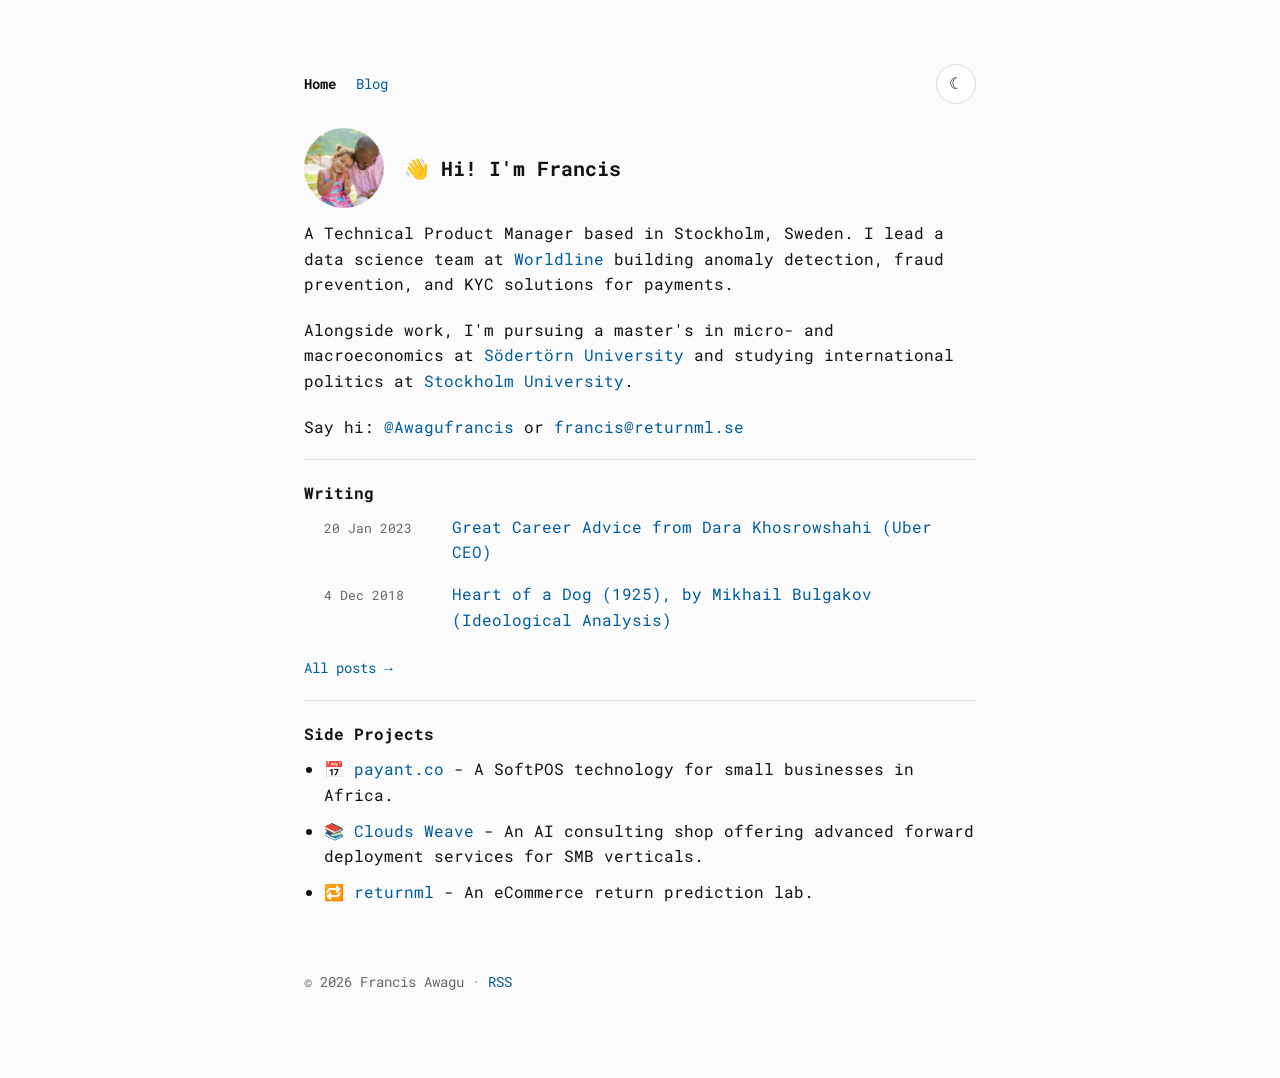
<file: index.html>
<!DOCTYPE html>
<html lang="en">
<head>
    <meta charset="UTF-8">
    <meta name="viewport" content="width=device-width, initial-scale=1">
    <meta name="color-scheme" content="light dark">
    <meta name="author" content="Francis Awagu">
    <meta name="description" content="Portfolio and blog of Francis Awagu, Technical Product Manager based in Sweden.">

    <!-- Open Graph / Social sharing -->
    <meta property="og:type" content="website">
    <meta property="og:url" content="https://phrrancis.github.io/francis.github.io/">
    <meta property="og:title" content="Francis Awagu | Technical Product Manager">
    <meta property="og:description" content="Portfolio and blog of Francis Awagu, Technical Product Manager based in Sweden.">
    <meta property="og:image" content="https://phrrancis.github.io/francis.github.io/profile_pic.jpg">
    <meta name="twitter:card" content="summary">
    <meta name="twitter:site" content="@Awagufrancis">
    <meta name="twitter:title" content="Francis Awagu | Technical Product Manager">
    <meta name="twitter:description" content="Portfolio and blog of Francis Awagu, Technical Product Manager based in Sweden.">
    <meta name="twitter:image" content="https://phrrancis.github.io/francis.github.io/profile_pic.jpg">

    <!-- Canonical URL -->
    <link rel="canonical" href="https://phrrancis.github.io/francis.github.io/">
    <link rel="alternate" type="application/rss+xml" title="Francis Awagu's Blog" href="feed.xml">

    <link rel="stylesheet" href="stylesheets/normalise.css" media="screen">
    <link rel="stylesheet" href="stylesheets/stylesheet.css" media="screen">
    <script src="js/theme.js"></script>

    <!-- Google Fonts with preconnect for performance -->
    <link rel="preconnect" href="https://fonts.googleapis.com">
    <link rel="preconnect" href="https://fonts.gstatic.com" crossorigin>
    <link href="https://fonts.googleapis.com/css2?family=Roboto+Mono:wght@400;700&display=swap"
          rel="stylesheet">

    <link rel="icon" href="favicon.svg" type="image/svg+xml">
    <title>Francis Awagu | Technical Product Manager</title>
</head>
<body>
    <a class="skip-link" href="#content">Skip to content</a>

    <div class="main-content">
        <div class="top-bar">
            <nav class="site-nav" aria-label="Site">
                <a href="./" aria-current="page">Home</a>
                <a href="blog/">Blog</a>
            </nav>
            <button class="theme-toggle" type="button" aria-label="Switch to dark mode" aria-pressed="false">
                <span class="icon-moon" aria-hidden="true">☾</span>
                <span class="icon-sun" aria-hidden="true">☀</span>
            </button>
        </div>

        <header>
            <div class="site-header">
                <img src="profile_pic.jpg" alt="Portrait of Francis Awagu" width="80" height="80" loading="eager" class="profile-pic">
                <div class="header-text">
                    <h1>👋 Hi! I'm Francis</h1>
                </div>
            </div>
            <p>
                A Technical Product Manager based in Stockholm, Sweden. I lead a data science team at
                <a href="https://worldline.com/" target="_blank" rel="noopener noreferrer external">Worldline</a>
                building anomaly detection, fraud prevention, and KYC solutions for payments.
            </p>
            <p>
                Alongside work, I'm pursuing a master's in micro- and macroeconomics at
                <a href="https://www.sh.se/english" target="_blank" rel="noopener noreferrer external">Södertörn University</a>
                and studying international politics at
                <a href="https://www.su.se/english/" target="_blank" rel="noopener noreferrer external">Stockholm University</a>.
            </p>
            <p>Say hi:
                <a href="https://twitter.com/Awagufrancis" target="_blank" rel="noopener noreferrer external">@Awagufrancis</a> or
                <a href="mailto:francis@returnml.se">francis@returnml.se</a>
            </p>
        </header>

        <hr>

        <main id="content" tabindex="-1">
            <section aria-labelledby="writing">
                <h2 id="writing">Writing</h2>
                <!-- Keep the newest 3 posts here. Full list lives at /blog/ -->
                <ul class="post-list">
                    <li>
                        <span class="date"><time datetime="2023-01-20">20 Jan 2023</time></span>
                        <a href="blog/2023/great-career-advice-from-dara-khosrowshahi.html">Great Career Advice from Dara Khosrowshahi (Uber CEO)</a>
                    </li>
                    <li>
                        <span class="date"><time datetime="2018-12-04">4 Dec 2018</time></span>
                        <a href="blog/2018/heart-of-a-dog-by-mikhail-bulgakov.html">Heart of a Dog (1925), by Mikhail Bulgakov (Ideological Analysis)</a>
                    </li>
                </ul>
                <a class="read-more" href="blog/">All posts →</a>
            </section>

            <hr>

            <section aria-labelledby="side-projects">
                <h2 id="side-projects">Side Projects</h2>
                <ul>
                    <li>📅 <a href="https://www.payant.co/" target="_blank" rel="noopener noreferrer external">payant.co</a> - A SoftPOS technology for small businesses in Africa.</li>
                    <li>📚 <a href="https://clouds-weave.com/" target="_blank" rel="noopener noreferrer external">Clouds Weave</a> - An AI consulting shop offering advanced forward deployment services for SMB verticals.</li>
                    <li>🔁 <a href="https://www.returnml.com/" target="_blank" rel="noopener noreferrer external">returnml</a> - An eCommerce return prediction lab.</li>
                </ul>
            </section>
        </main>

        <footer>
            <p>© 2026 Francis Awagu · <a href="feed.xml">RSS</a></p>
            <script defer data-domain="francis.github.io" src="https://plausible.io/js/script.js"></script>
        </footer>
    </div>
</body>
</html>
</file>
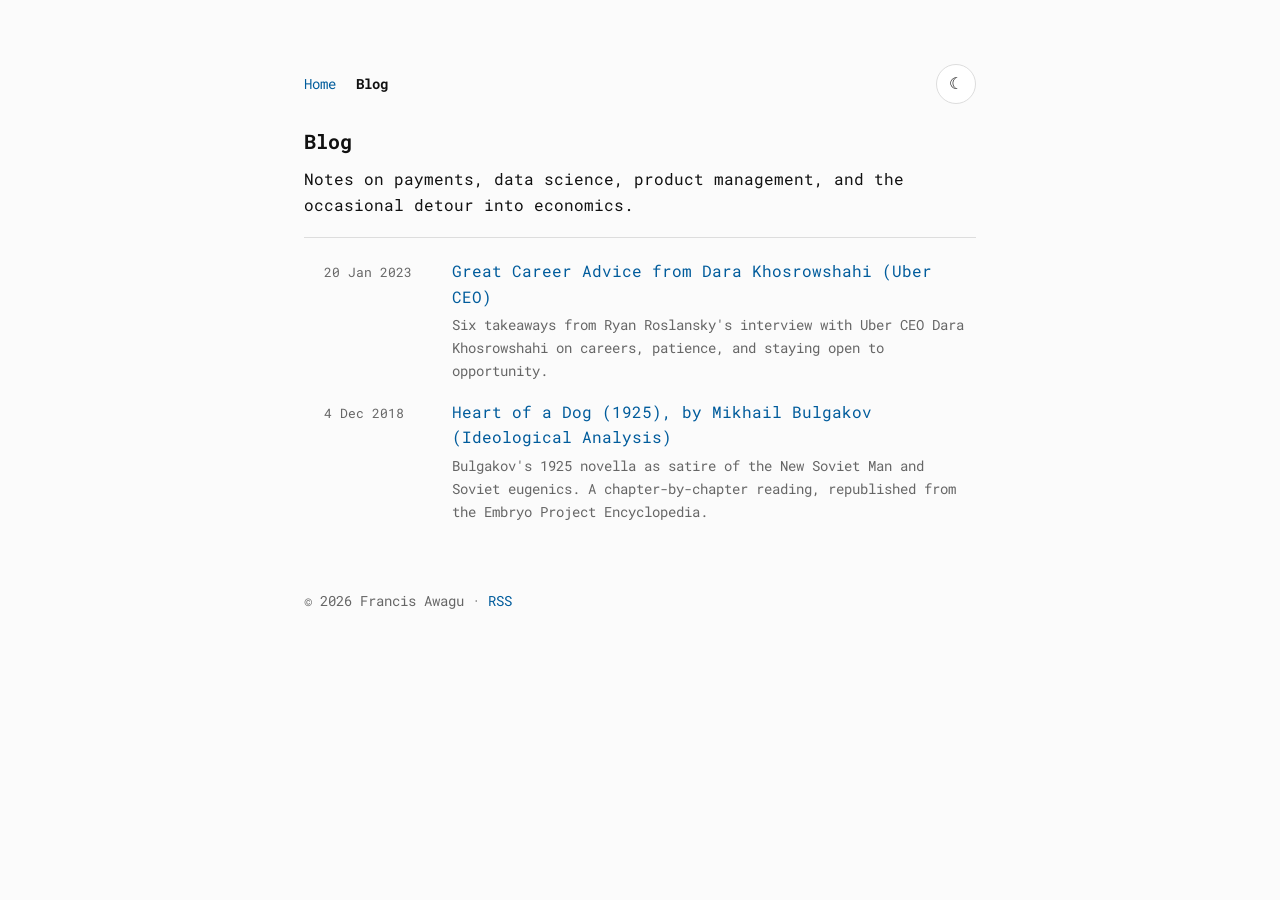
<file: blog/index.html>
<!DOCTYPE html>
<html lang="en">
<head>
    <meta charset="UTF-8">
    <meta name="viewport" content="width=device-width, initial-scale=1">
    <meta name="color-scheme" content="light dark">
    <meta name="author" content="Francis Awagu">
    <meta name="description" content="Blog posts by Francis Awagu on payments, data science, product management, and economics.">

    <meta property="og:type" content="website">
    <meta property="og:url" content="https://phrrancis.github.io/francis.github.io/blog/">
    <meta property="og:title" content="Blog | Francis Awagu">
    <meta property="og:description" content="Blog posts by Francis Awagu on payments, data science, product management, and economics.">
    <meta property="og:image" content="https://phrrancis.github.io/francis.github.io/profile_pic.jpg">
    <meta name="twitter:card" content="summary">
    <meta name="twitter:site" content="@Awagufrancis">

    <link rel="canonical" href="https://phrrancis.github.io/francis.github.io/blog/">
    <link rel="alternate" type="application/rss+xml" title="Francis Awagu's Blog" href="../feed.xml">

    <link rel="stylesheet" href="../stylesheets/normalise.css" media="screen">
    <link rel="stylesheet" href="../stylesheets/stylesheet.css" media="screen">
    <script src="../js/theme.js"></script>

    <link rel="preconnect" href="https://fonts.googleapis.com">
    <link rel="preconnect" href="https://fonts.gstatic.com" crossorigin>
    <link href="https://fonts.googleapis.com/css2?family=Roboto+Mono:wght@400;700&display=swap" rel="stylesheet">

    <link rel="icon" href="../favicon.svg" type="image/svg+xml">
    <title>Blog | Francis Awagu</title>
</head>
<body>
    <a class="skip-link" href="#content">Skip to content</a>

    <div class="main-content">
        <div class="top-bar">
            <nav class="site-nav" aria-label="Site">
                <a href="../">Home</a>
                <a href="" aria-current="page">Blog</a>
            </nav>
            <button class="theme-toggle" type="button" aria-label="Switch to dark mode" aria-pressed="false">
                <span class="icon-moon" aria-hidden="true">☾</span>
                <span class="icon-sun" aria-hidden="true">☀</span>
            </button>
        </div>

        <header>
            <h1>Blog</h1>
            <p>Notes on payments, data science, product management, and the occasional detour into economics.</p>
        </header>

        <hr>

        <main id="content" tabindex="-1">
            <!--
              HOW TO ADD A POST
              1. Copy blog/_template.html to blog/YYYY/your-slug.html and write it.
              2. Add an <li> at the TOP of this list (newest first).
              3. Add the same post to the "Writing" list in /index.html (keep only the 3 newest there).
              4. Add an <item> to /feed.xml.
            -->
            <ul class="post-list">
                <li>
                    <span class="date"><time datetime="2023-01-20">20 Jan 2023</time></span>
                    <div>
                        <a href="2023/great-career-advice-from-dara-khosrowshahi.html">Great Career Advice from Dara Khosrowshahi (Uber CEO)</a>
                        <p class="summary">Six takeaways from Ryan Roslansky's interview with Uber CEO Dara Khosrowshahi on careers, patience, and staying open to opportunity.</p>
                    </div>
                </li>
                <li>
                    <span class="date"><time datetime="2018-12-04">4 Dec 2018</time></span>
                    <div>
                        <a href="2018/heart-of-a-dog-by-mikhail-bulgakov.html">Heart of a Dog (1925), by Mikhail Bulgakov (Ideological Analysis)</a>
                        <p class="summary">Bulgakov's 1925 novella as satire of the New Soviet Man and Soviet eugenics. A chapter-by-chapter reading, republished from the Embryo Project Encyclopedia.</p>
                    </div>
                </li>
            </ul>
        </main>

        <footer>
            <p>© 2026 Francis Awagu · <a href="../feed.xml">RSS</a></p>
            <script defer data-domain="francis.github.io" src="https://plausible.io/js/script.js"></script>
        </footer>
    </div>
</body>
</html>
</file>
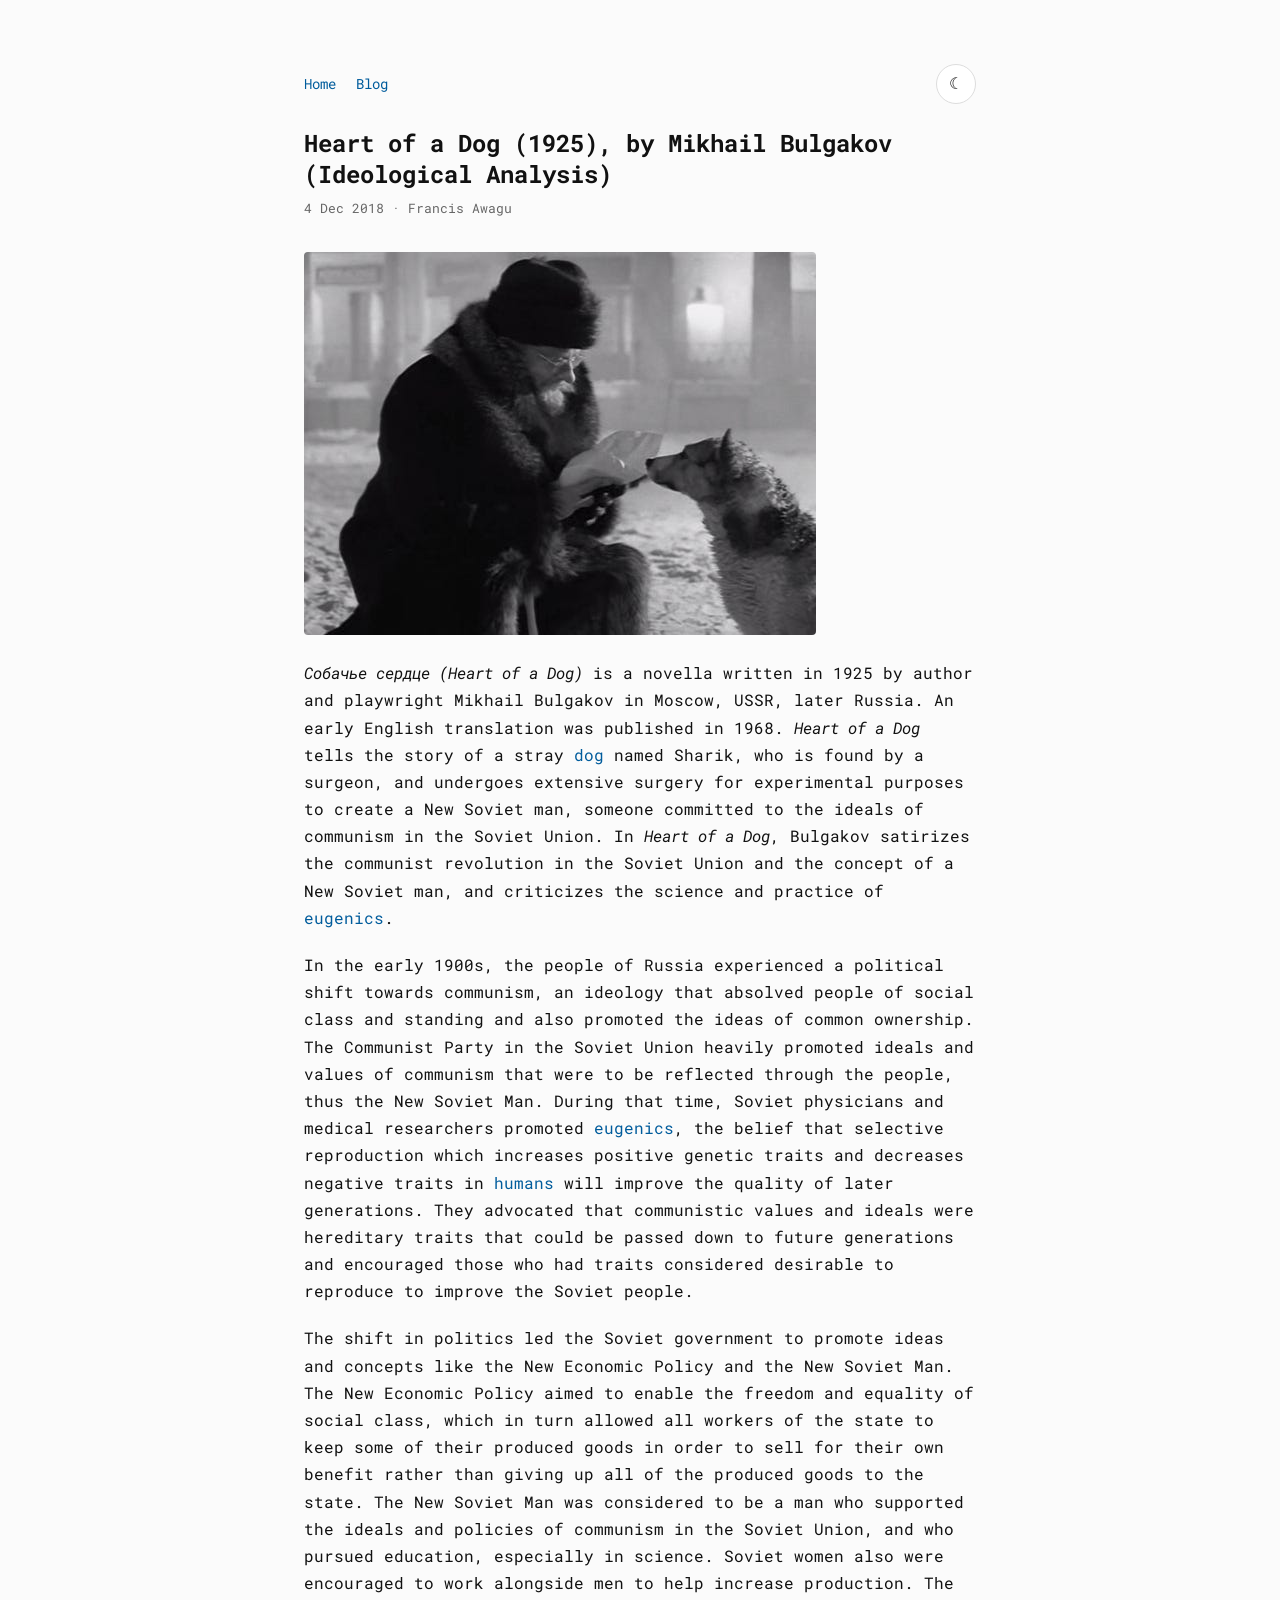
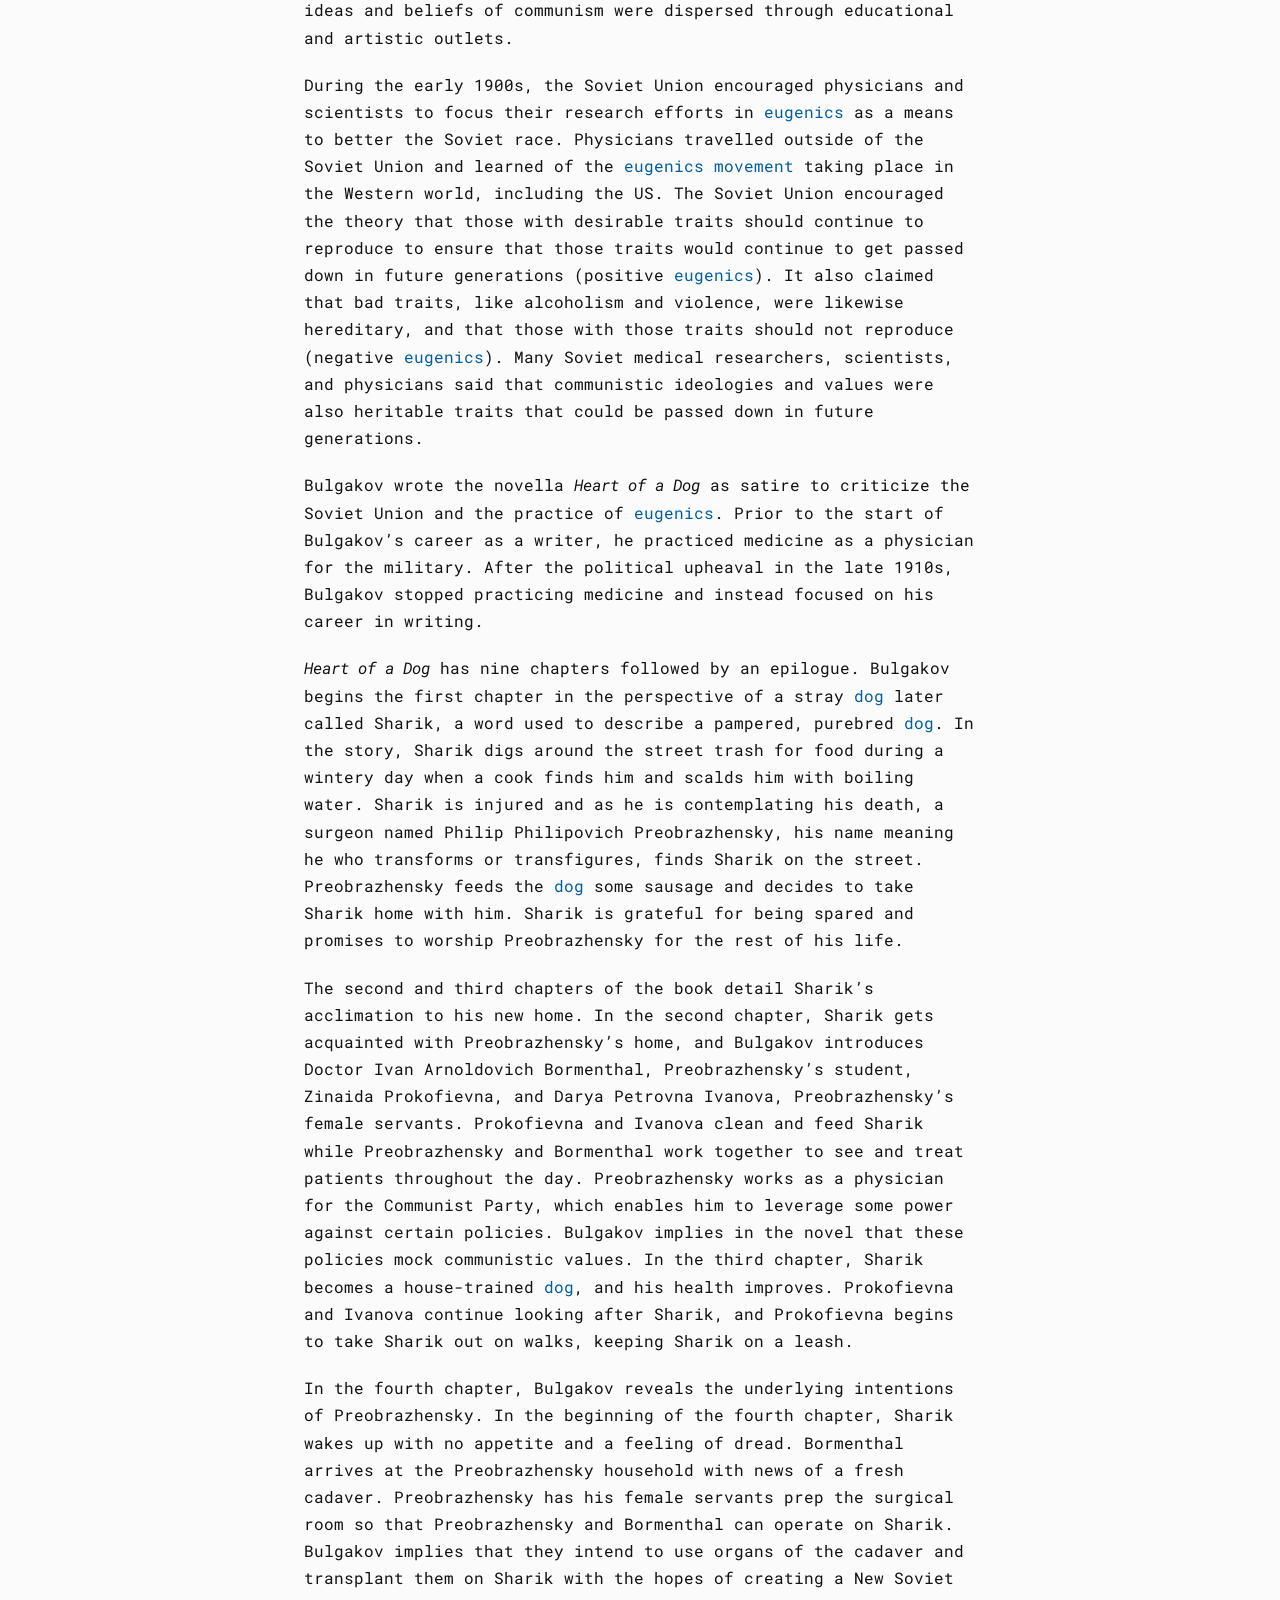
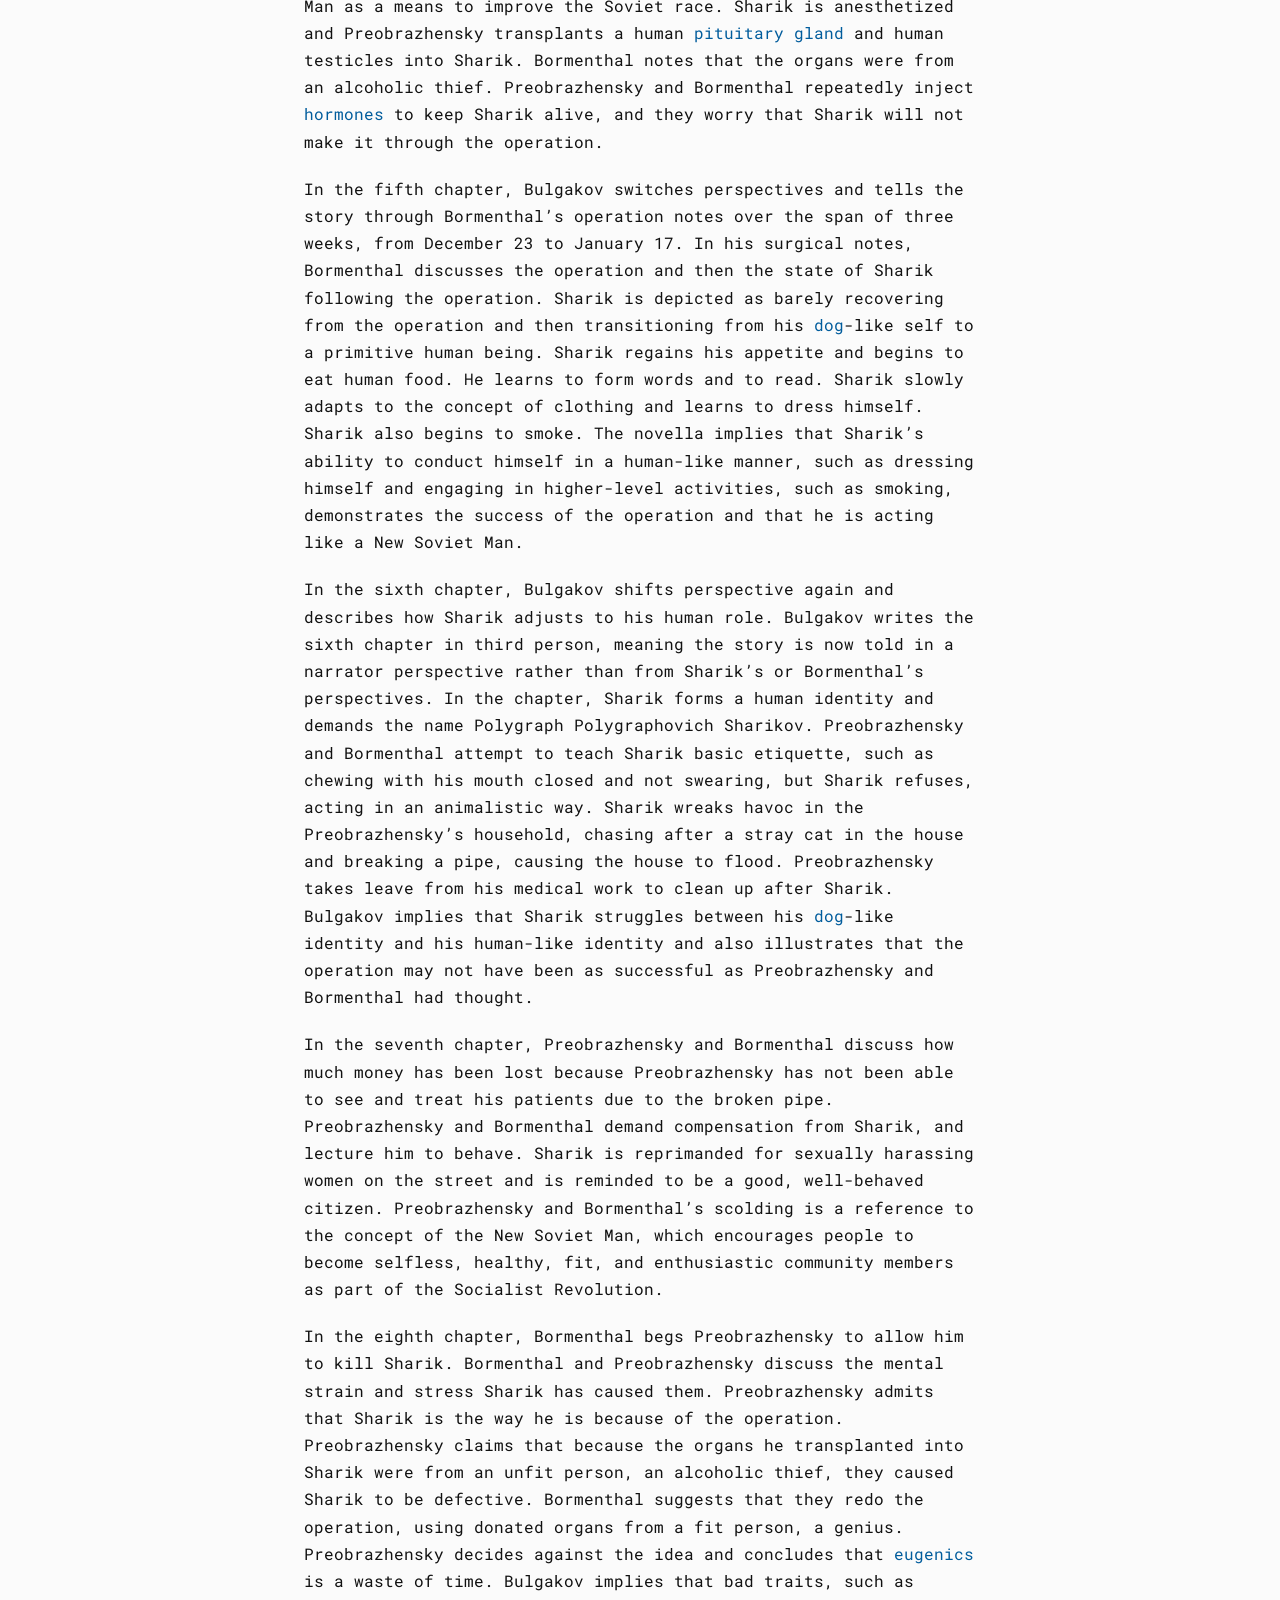
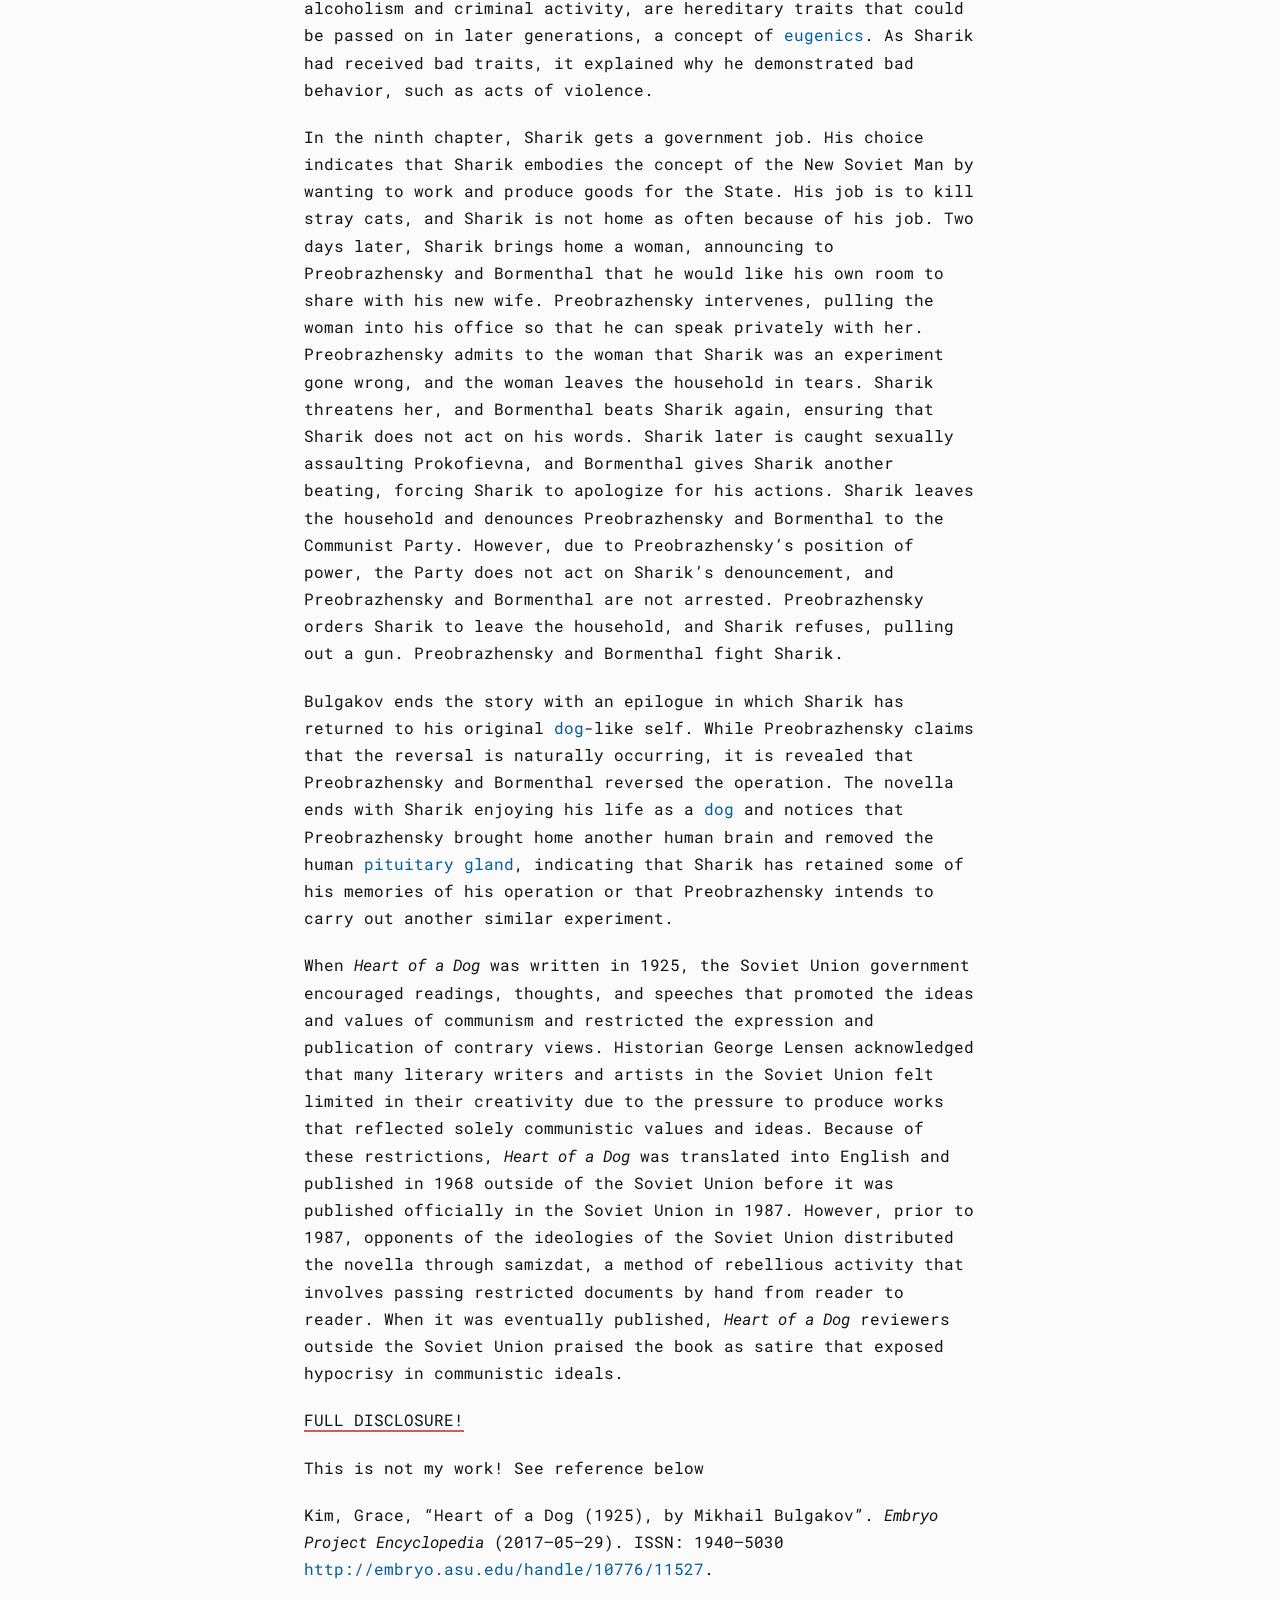
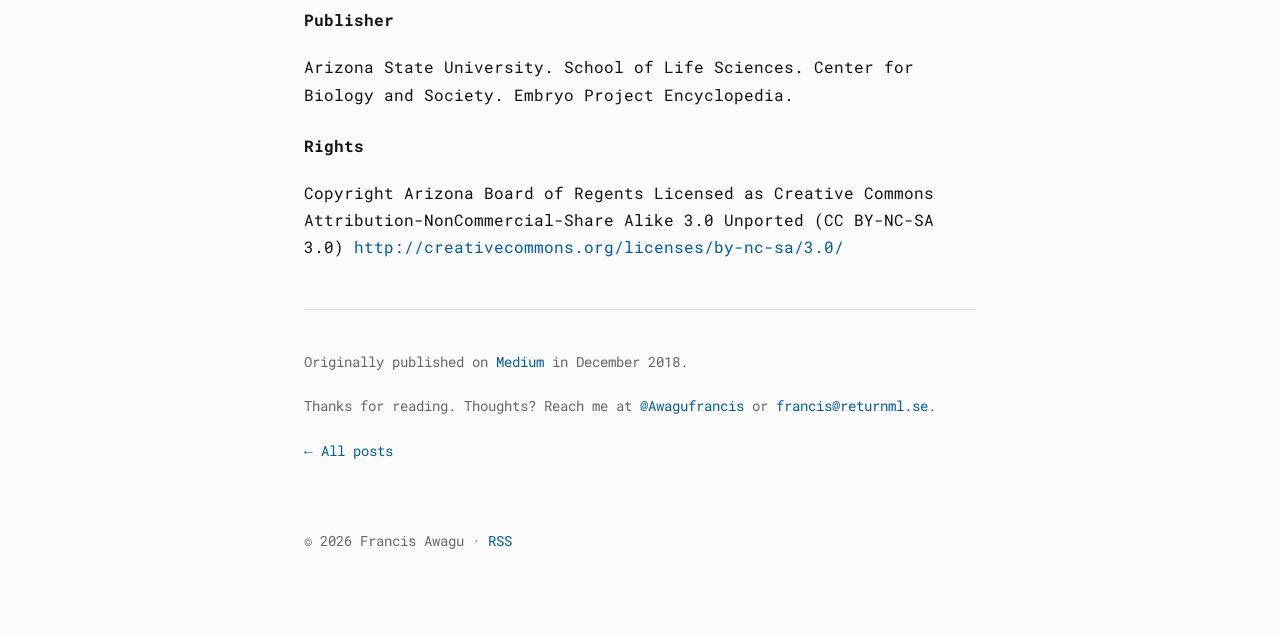
<file: blog/2018/heart-of-a-dog-by-mikhail-bulgakov.html>
<!DOCTYPE html>
<html lang="en">
<head>
    <meta charset="UTF-8">
    <meta name="viewport" content="width=device-width, initial-scale=1">
    <meta name="color-scheme" content="light dark">
    <meta name="author" content="Francis Awagu">
    <meta name="description" content="Bulgakov&#x27;s 1925 novella as satire of the New Soviet Man and Soviet eugenics. A chapter-by-chapter reading, republished from the Embryo Project Encyclopedia.">

    <meta property="og:type" content="article">
    <meta property="og:url" content="https://phrrancis.github.io/francis.github.io/blog/2018/heart-of-a-dog-by-mikhail-bulgakov.html">
    <meta property="og:title" content="Heart of a Dog (1925), by Mikhail Bulgakov (Ideological Analysis)">
    <meta property="og:description" content="Bulgakov&#x27;s 1925 novella as satire of the New Soviet Man and Soviet eugenics. A chapter-by-chapter reading, republished from the Embryo Project Encyclopedia.">
    <meta property="og:image" content="https://phrrancis.github.io/francis.github.io/profile_pic.jpg">
    <meta property="article:published_time" content="2018-12-04">
    <meta property="article:author" content="Francis Awagu">
    <meta name="twitter:card" content="summary">
    <meta name="twitter:site" content="@Awagufrancis">

    <link rel="canonical" href="https://phrrancis.github.io/francis.github.io/blog/2018/heart-of-a-dog-by-mikhail-bulgakov.html">
    <link rel="alternate" type="application/rss+xml" title="Francis Awagu's Blog" href="../../feed.xml">

    <link rel="stylesheet" href="../../stylesheets/normalise.css" media="screen">
    <link rel="stylesheet" href="../../stylesheets/stylesheet.css" media="screen">
    <script src="../../js/theme.js"></script>

    <link rel="preconnect" href="https://fonts.googleapis.com">
    <link rel="preconnect" href="https://fonts.gstatic.com" crossorigin>
    <link href="https://fonts.googleapis.com/css2?family=Roboto+Mono:wght@400;700&display=swap" rel="stylesheet">

    <link rel="icon" href="../../favicon.svg" type="image/svg+xml">
    <title>Heart of a Dog (1925), by Mikhail Bulgakov (Ideological Analysis) | Francis Awagu</title>
</head>
<body>
    <a class="skip-link" href="#content">Skip to content</a>

    <div class="main-content">
        <div class="top-bar">
            <nav class="site-nav" aria-label="Site">
                <a href="../../">Home</a>
                <a href="../">Blog</a>
            </nav>
            <button class="theme-toggle" type="button" aria-label="Switch to dark mode" aria-pressed="false">
                <span class="icon-moon" aria-hidden="true">☾</span>
                <span class="icon-sun" aria-hidden="true">☀</span>
            </button>
        </div>

        <main id="content" tabindex="-1">
            <article class="post">
                <header class="post-header">
                    <h1>Heart of a Dog (1925), by Mikhail Bulgakov (Ideological Analysis)</h1>
                    <span class="date"><time datetime="2018-12-04">4 Dec 2018</time> · Francis Awagu</span>
                </header>

                <figure>
                                    <img src="images/heart-of-a-dog-cover.jpg" alt="Cover of Heart of a Dog by Mikhail Bulgakov" loading="eager">
                                </figure>
                <p><em>Собачье сердце (Heart of a Dog)</em> is a novella written in 1925 by author and playwright Mikhail Bulgakov in Moscow, USSR, later Russia. An early English translation was published in 1968. <em>Heart of a Dog</em> tells the story of a stray <a href="https://embryo.asu.edu/search?text=dog" target="_blank" rel="noopener noreferrer external">dog</a> named Sharik, who is found by a surgeon, and undergoes extensive surgery for experimental purposes to create a New Soviet man, someone committed to the ideals of communism in the Soviet Union. In <em>Heart of a Dog</em>, Bulgakov satirizes the communist revolution in the Soviet Union and the concept of a New Soviet man, and criticizes the science and practice of <a href="https://embryo.asu.edu/search?text=eugenics" target="_blank" rel="noopener noreferrer external">eugenics</a>.</p>
                <p>In the early 1900s, the people of Russia experienced a political shift towards communism, an ideology that absolved people of social class and standing and also promoted the ideas of common ownership. The Communist Party in the Soviet Union heavily promoted ideals and values of communism that were to be reflected through the people, thus the New Soviet Man. During that time, Soviet physicians and medical researchers promoted <a href="https://embryo.asu.edu/search?text=eugenics" target="_blank" rel="noopener noreferrer external">eugenics</a>, the belief that selective reproduction which increases positive genetic traits and decreases negative traits in <a href="https://embryo.asu.edu/search?text=humans" target="_blank" rel="noopener noreferrer external">humans</a> will improve the quality of later generations. They advocated that communistic values and ideals were hereditary traits that could be passed down to future generations and encouraged those who had traits considered desirable to reproduce to improve the Soviet people.</p>
                <p>The shift in politics led the Soviet government to promote ideas and concepts like the New Economic Policy and the New Soviet Man. The New Economic Policy aimed to enable the freedom and equality of social class, which in turn allowed all workers of the state to keep some of their produced goods in order to sell for their own benefit rather than giving up all of the produced goods to the state. The New Soviet Man was considered to be a man who supported the ideals and policies of communism in the Soviet Union, and who pursued education, especially in science. Soviet women also were encouraged to work alongside men to help increase production. The ideas and beliefs of communism were dispersed through educational and artistic outlets.</p>
                <p>During the early 1900s, the Soviet Union encouraged physicians and scientists to focus their research efforts in <a href="https://embryo.asu.edu/search?text=eugenics" target="_blank" rel="noopener noreferrer external">eugenics</a> as a means to better the Soviet race. Physicians travelled outside of the Soviet Union and learned of the <a href="https://embryo.asu.edu/search?text=eugenics%20movement" target="_blank" rel="noopener noreferrer external">eugenics movement</a> taking place in the Western world, including the US. The Soviet Union encouraged the theory that those with desirable traits should continue to reproduce to ensure that those traits would continue to get passed down in future generations (positive <a href="https://embryo.asu.edu/search?text=eugenics" target="_blank" rel="noopener noreferrer external">eugenics</a>). It also claimed that bad traits, like alcoholism and violence, were likewise hereditary, and that those with those traits should not reproduce (negative <a href="https://embryo.asu.edu/search?text=eugenics" target="_blank" rel="noopener noreferrer external">eugenics</a>). Many Soviet medical researchers, scientists, and physicians said that communistic ideologies and values were also heritable traits that could be passed down in future generations.</p>
                <p>Bulgakov wrote the novella <em>Heart of a Dog</em> as satire to criticize the Soviet Union and the practice of <a href="https://embryo.asu.edu/search?text=eugenics" target="_blank" rel="noopener noreferrer external">eugenics</a>. Prior to the start of Bulgakov’s career as a writer, he practiced medicine as a physician for the military. After the political upheaval in the late 1910s, Bulgakov stopped practicing medicine and instead focused on his career in writing.</p>
                <p><em>Heart of a Dog</em> has nine chapters followed by an epilogue. Bulgakov begins the first chapter in the perspective of a stray <a href="https://embryo.asu.edu/search?text=dog" target="_blank" rel="noopener noreferrer external">dog</a> later called Sharik, a word used to describe a pampered, purebred <a href="https://embryo.asu.edu/search?text=dog" target="_blank" rel="noopener noreferrer external">dog</a>. In the story, Sharik digs around the street trash for food during a wintery day when a cook finds him and scalds him with boiling water. Sharik is injured and as he is contemplating his death, a surgeon named Philip Philipovich Preobrazhensky, his name meaning he who transforms or transfigures, finds Sharik on the street. Preobrazhensky feeds the <a href="https://embryo.asu.edu/search?text=dog" target="_blank" rel="noopener noreferrer external">dog</a> some sausage and decides to take Sharik home with him. Sharik is grateful for being spared and promises to worship Preobrazhensky for the rest of his life.</p>
                <p>The second and third chapters of the book detail Sharik’s acclimation to his new home. In the second chapter, Sharik gets acquainted with Preobrazhensky’s home, and Bulgakov introduces Doctor Ivan Arnoldovich Bormenthal, Preobrazhensky’s student, Zinaida Prokofievna, and Darya Petrovna Ivanova, Preobrazhensky’s female servants. Prokofievna and Ivanova clean and feed Sharik while Preobrazhensky and Bormenthal work together to see and treat patients throughout the day. Preobrazhensky works as a physician for the Communist Party, which enables him to leverage some power against certain policies. Bulgakov implies in the novel that these policies mock communistic values. In the third chapter, Sharik becomes a house-trained <a href="https://embryo.asu.edu/search?text=dog" target="_blank" rel="noopener noreferrer external">dog</a>, and his health improves. Prokofievna and Ivanova continue looking after Sharik, and Prokofievna begins to take Sharik out on walks, keeping Sharik on a leash.</p>
                <p>In the fourth chapter, Bulgakov reveals the underlying intentions of Preobrazhensky. In the beginning of the fourth chapter, Sharik wakes up with no appetite and a feeling of dread. Bormenthal arrives at the Preobrazhensky household with news of a fresh cadaver. Preobrazhensky has his female servants prep the surgical room so that Preobrazhensky and Bormenthal can operate on Sharik. Bulgakov implies that they intend to use organs of the cadaver and transplant them on Sharik with the hopes of creating a New Soviet Man as a means to improve the Soviet race. Sharik is anesthetized and Preobrazhensky transplants a human <a href="https://embryo.asu.edu/search?text=pituitary%20gland" target="_blank" rel="noopener noreferrer external">pituitary gland</a> and human testicles into Sharik. Bormenthal notes that the organs were from an alcoholic thief. Preobrazhensky and Bormenthal repeatedly inject <a href="https://embryo.asu.edu/search?text=hormones" target="_blank" rel="noopener noreferrer external">hormones</a> to keep Sharik alive, and they worry that Sharik will not make it through the operation.</p>
                <p>In the fifth chapter, Bulgakov switches perspectives and tells the story through Bormenthal’s operation notes over the span of three weeks, from December 23 to January 17. In his surgical notes, Bormenthal discusses the operation and then the state of Sharik following the operation. Sharik is depicted as barely recovering from the operation and then transitioning from his <a href="https://embryo.asu.edu/search?text=dog" target="_blank" rel="noopener noreferrer external">dog</a>-like self to a primitive human being. Sharik regains his appetite and begins to eat human food. He learns to form words and to read. Sharik slowly adapts to the concept of clothing and learns to dress himself. Sharik also begins to smoke. The novella implies that Sharik’s ability to conduct himself in a human-like manner, such as dressing himself and engaging in higher-level activities, such as smoking, demonstrates the success of the operation and that he is acting like a New Soviet Man.</p>
                <p>In the sixth chapter, Bulgakov shifts perspective again and describes how Sharik adjusts to his human role. Bulgakov writes the sixth chapter in third person, meaning the story is now told in a narrator perspective rather than from Sharik’s or Bormenthal’s perspectives. In the chapter, Sharik forms a human identity and demands the name Polygraph Polygraphovich Sharikov. Preobrazhensky and Bormenthal attempt to teach Sharik basic etiquette, such as chewing with his mouth closed and not swearing, but Sharik refuses, acting in an animalistic way. Sharik wreaks havoc in the Preobrazhensky’s household, chasing after a stray cat in the house and breaking a pipe, causing the house to flood. Preobrazhensky takes leave from his medical work to clean up after Sharik. Bulgakov implies that Sharik struggles between his <a href="https://embryo.asu.edu/search?text=dog" target="_blank" rel="noopener noreferrer external">dog</a>-like identity and his human-like identity and also illustrates that the operation may not have been as successful as Preobrazhensky and Bormenthal had thought.</p>
                <p>In the seventh chapter, Preobrazhensky and Bormenthal discuss how much money has been lost because Preobrazhensky has not been able to see and treat his patients due to the broken pipe. Preobrazhensky and Bormenthal demand compensation from Sharik, and lecture him to behave. Sharik is reprimanded for sexually harassing women on the street and is reminded to be a good, well-behaved citizen. Preobrazhensky and Bormenthal’s scolding is a reference to the concept of the New Soviet Man, which encourages people to become selfless, healthy, fit, and enthusiastic community members as part of the Socialist Revolution.</p>
                <p>In the eighth chapter, Bormenthal begs Preobrazhensky to allow him to kill Sharik. Bormenthal and Preobrazhensky discuss the mental strain and stress Sharik has caused them. Preobrazhensky admits that Sharik is the way he is because of the operation. Preobrazhensky claims that because the organs he transplanted into Sharik were from an unfit person, an alcoholic thief, they caused Sharik to be defective. Bormenthal suggests that they redo the operation, using donated organs from a fit person, a genius. Preobrazhensky decides against the idea and concludes that <a href="https://embryo.asu.edu/search?text=eugenics" target="_blank" rel="noopener noreferrer external">eugenics</a> is a waste of time. Bulgakov implies that bad traits, such as alcoholism and criminal activity, are hereditary traits that could be passed on in later generations, a concept of <a href="https://embryo.asu.edu/search?text=eugenics" target="_blank" rel="noopener noreferrer external">eugenics</a>. As Sharik had received bad traits, it explained why he demonstrated bad behavior, such as acts of violence.</p>
                <p>In the ninth chapter, Sharik gets a government job. His choice indicates that Sharik embodies the concept of the New Soviet Man by wanting to work and produce goods for the State. His job is to kill stray cats, and Sharik is not home as often because of his job. Two days later, Sharik brings home a woman, announcing to Preobrazhensky and Bormenthal that he would like his own room to share with his new wife. Preobrazhensky intervenes, pulling the woman into his office so that he can speak privately with her. Preobrazhensky admits to the woman that Sharik was an experiment gone wrong, and the woman leaves the household in tears. Sharik threatens her, and Bormenthal beats Sharik again, ensuring that Sharik does not act on his words. Sharik later is caught sexually assaulting Prokofievna, and Bormenthal gives Sharik another beating, forcing Sharik to apologize for his actions. Sharik leaves the household and denounces Preobrazhensky and Bormenthal to the Communist Party. However, due to Preobrazhensky’s position of power, the Party does not act on Sharik’s denouncement, and Preobrazhensky and Bormenthal are not arrested. Preobrazhensky orders Sharik to leave the household, and Sharik refuses, pulling out a gun. Preobrazhensky and Bormenthal fight Sharik.</p>
                <p>Bulgakov ends the story with an epilogue in which Sharik has returned to his original <a href="https://embryo.asu.edu/search?text=dog" target="_blank" rel="noopener noreferrer external">dog</a>-like self. While Preobrazhensky claims that the reversal is naturally occurring, it is revealed that Preobrazhensky and Bormenthal reversed the operation. The novella ends with Sharik enjoying his life as a <a href="https://embryo.asu.edu/search?text=dog" target="_blank" rel="noopener noreferrer external">dog</a> and notices that Preobrazhensky brought home another human brain and removed the human <a href="https://embryo.asu.edu/search?text=pituitary%20gland" target="_blank" rel="noopener noreferrer external">pituitary gland</a>, indicating that Sharik has retained some of his memories of his operation or that Preobrazhensky intends to carry out another similar experiment.</p>
                <p>When <em>Heart of a Dog</em> was written in 1925, the Soviet Union government encouraged readings, thoughts, and speeches that promoted the ideas and values of communism and restricted the expression and publication of contrary views. Historian George Lensen acknowledged that many literary writers and artists in the Soviet Union felt limited in their creativity due to the pressure to produce works that reflected solely communistic values and ideas. Because of these restrictions, <em>Heart of a Dog</em> was translated into English and published in 1968 outside of the Soviet Union before it was published officially in the Soviet Union in 1987. However, prior to 1987, opponents of the ideologies of the Soviet Union distributed the novella through samizdat, a method of rebellious activity that involves passing restricted documents by hand from reader to reader. When it was eventually published, <em>Heart of a Dog</em> reviewers outside the Soviet Union praised the book as satire that exposed hypocrisy in communistic ideals.</p>
                <p><strong>FULL DISCLOSURE!</strong></p>
                <p>This is not my work! See reference below</p>
                <p>Kim, Grace, “Heart of a Dog (1925), by Mikhail Bulgakov”. <em>Embryo Project Encyclopedia</em> (2017–05–29). ISSN: 1940–5030 <a href="http://embryo.asu.edu/handle/10776/11527" target="_blank" rel="noopener noreferrer external">http://embryo.asu.edu/handle/10776/11527</a>.</p>
                <h3>Publisher</h3>
                <p>Arizona State University. School of Life Sciences. Center for Biology and Society. Embryo Project Encyclopedia.</p>
                <h3>Rights</h3>
                <p>Copyright Arizona Board of Regents Licensed as Creative Commons Attribution-NonCommercial-Share Alike 3.0 Unported (CC BY-NC-SA 3.0) <a href="http://creativecommons.org/licenses/by-nc-sa/3.0/" target="_blank" rel="noopener noreferrer external">http://creativecommons.org/licenses/by-nc-sa/3.0/</a></p>

                <footer class="post-footer">
                    <p>Originally published on <a href="https://medium.com/@AwaguFrancis/heart-of-a-dog-1925-by-mikhail-bulgakov-ideological-analysis-d37645076ba6" target="_blank" rel="noopener noreferrer external">Medium</a> in December 2018.</p>
                    <p>Thanks for reading. Thoughts? Reach me at
                        <a href="https://twitter.com/Awagufrancis" target="_blank" rel="noopener noreferrer external">@Awagufrancis</a> or
                        <a href="mailto:francis@returnml.se">francis@returnml.se</a>.
                    </p>
                    <p><a href="../">← All posts</a></p>
                </footer>
            </article>
        </main>

        <footer>
            <p>© 2026 Francis Awagu · <a href="../../feed.xml">RSS</a></p>
            <script defer data-domain="francis.github.io" src="https://plausible.io/js/script.js"></script>
        </footer>
    </div>
</body>
</html>
</file>
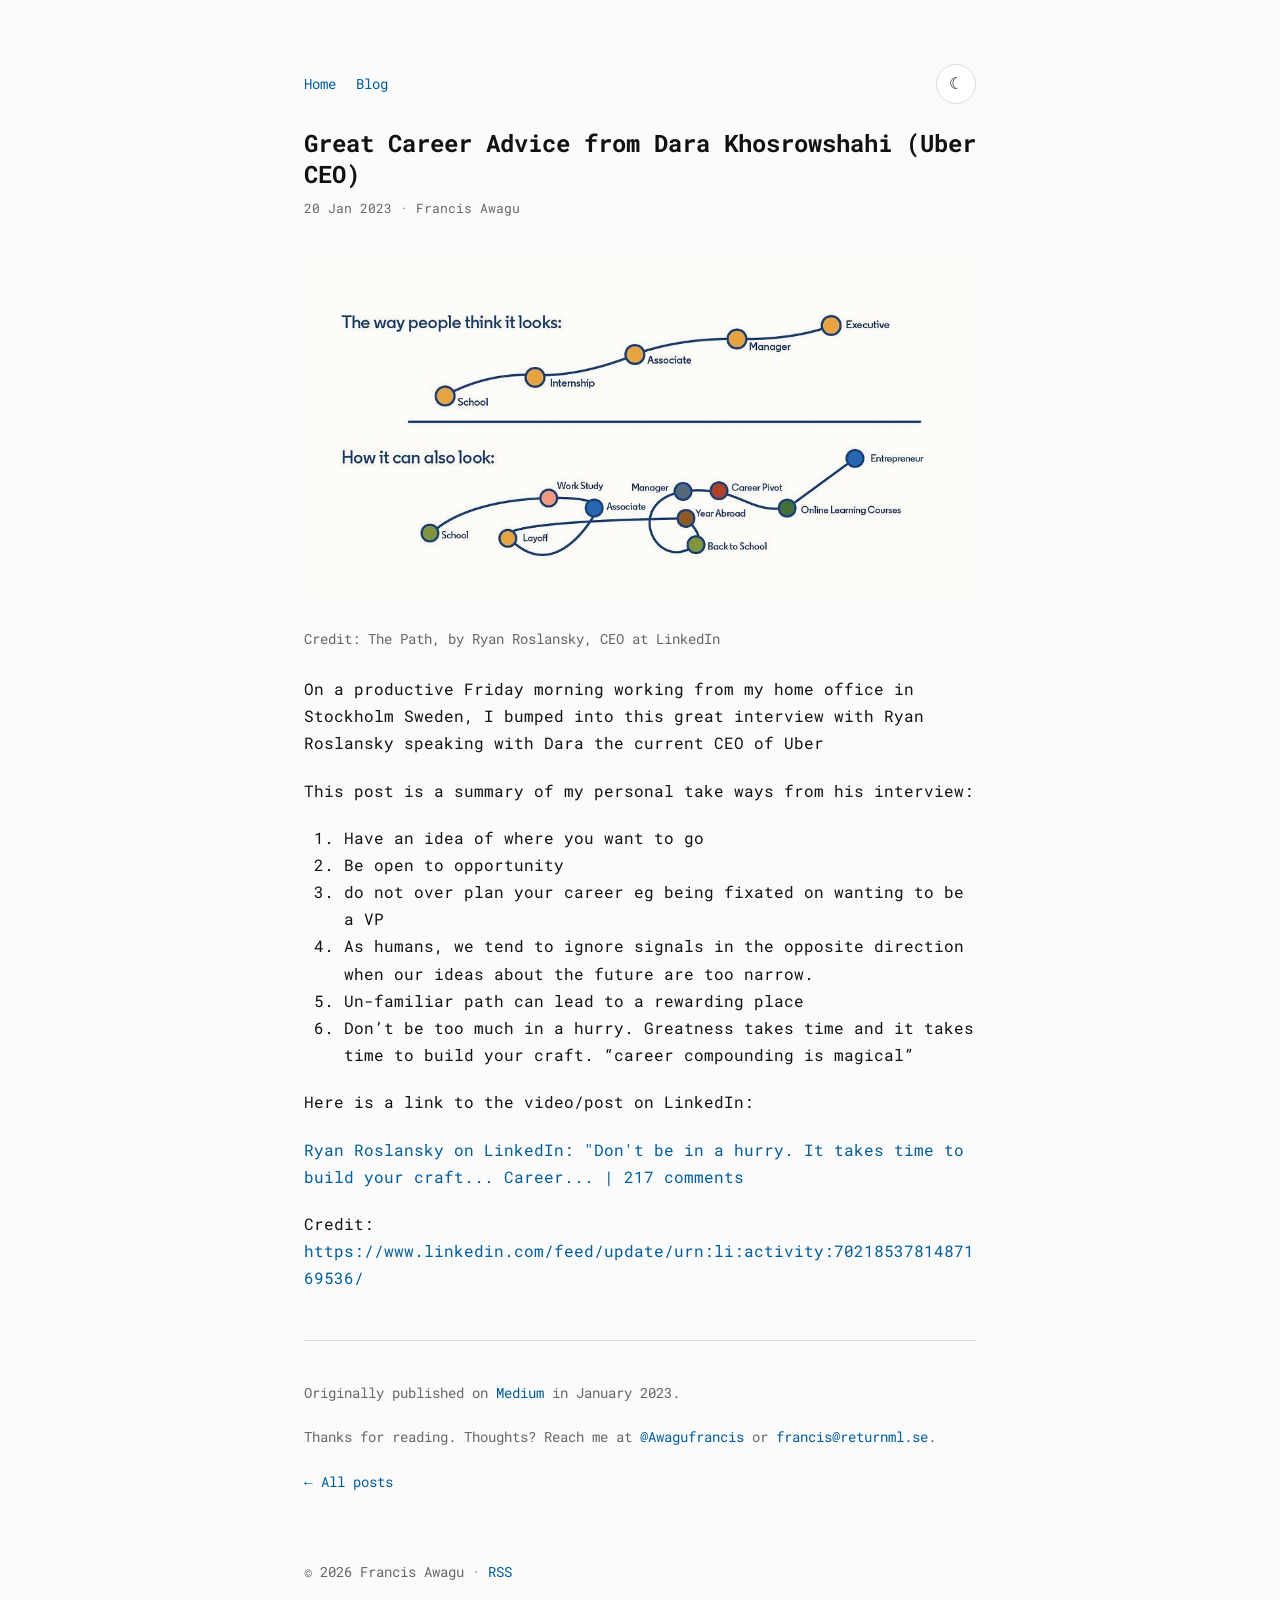
<file: blog/2023/great-career-advice-from-dara-khosrowshahi.html>
<!DOCTYPE html>
<html lang="en">
<head>
    <meta charset="UTF-8">
    <meta name="viewport" content="width=device-width, initial-scale=1">
    <meta name="color-scheme" content="light dark">
    <meta name="author" content="Francis Awagu">
    <meta name="description" content="Six takeaways from Ryan Roslansky&#x27;s interview with Uber CEO Dara Khosrowshahi on careers, patience, and staying open to opportunity.">

    <meta property="og:type" content="article">
    <meta property="og:url" content="https://phrrancis.github.io/francis.github.io/blog/2023/great-career-advice-from-dara-khosrowshahi.html">
    <meta property="og:title" content="Great Career Advice from Dara Khosrowshahi (Uber CEO)">
    <meta property="og:description" content="Six takeaways from Ryan Roslansky&#x27;s interview with Uber CEO Dara Khosrowshahi on careers, patience, and staying open to opportunity.">
    <meta property="og:image" content="https://phrrancis.github.io/francis.github.io/profile_pic.jpg">
    <meta property="article:published_time" content="2023-01-20">
    <meta property="article:author" content="Francis Awagu">
    <meta name="twitter:card" content="summary">
    <meta name="twitter:site" content="@Awagufrancis">

    <link rel="canonical" href="https://phrrancis.github.io/francis.github.io/blog/2023/great-career-advice-from-dara-khosrowshahi.html">
    <link rel="alternate" type="application/rss+xml" title="Francis Awagu's Blog" href="../../feed.xml">

    <link rel="stylesheet" href="../../stylesheets/normalise.css" media="screen">
    <link rel="stylesheet" href="../../stylesheets/stylesheet.css" media="screen">
    <script src="../../js/theme.js"></script>

    <link rel="preconnect" href="https://fonts.googleapis.com">
    <link rel="preconnect" href="https://fonts.gstatic.com" crossorigin>
    <link href="https://fonts.googleapis.com/css2?family=Roboto+Mono:wght@400;700&display=swap" rel="stylesheet">

    <link rel="icon" href="../../favicon.svg" type="image/svg+xml">
    <title>Great Career Advice from Dara Khosrowshahi (Uber CEO) | Francis Awagu</title>
</head>
<body>
    <a class="skip-link" href="#content">Skip to content</a>

    <div class="main-content">
        <div class="top-bar">
            <nav class="site-nav" aria-label="Site">
                <a href="../../">Home</a>
                <a href="../">Blog</a>
            </nav>
            <button class="theme-toggle" type="button" aria-label="Switch to dark mode" aria-pressed="false">
                <span class="icon-moon" aria-hidden="true">☾</span>
                <span class="icon-sun" aria-hidden="true">☀</span>
            </button>
        </div>

        <main id="content" tabindex="-1">
            <article class="post">
                <header class="post-header">
                    <h1>Great Career Advice from Dara Khosrowshahi (Uber CEO)</h1>
                    <span class="date"><time datetime="2023-01-20">20 Jan 2023</time> · Francis Awagu</span>
                </header>

                <figure>
                                    <img src="images/the-path-ryan-roslansky.jpg" alt="Dara Khosrowshahi in conversation with Ryan Roslansky" loading="eager">
                                    <figcaption>Credit: The Path, by Ryan Roslansky, CEO at LinkedIn</figcaption>
                                </figure>
                <p>On a productive Friday morning working from my home office in Stockholm Sweden, I bumped into this great interview with Ryan Roslansky speaking with Dara the current CEO of Uber</p>
                <p>This post is a summary of my personal take ways from his interview:</p>
                <ol>
                    <li>Have an idea of where you want to go</li>
                    <li>Be open to opportunity</li>
                    <li>do not over plan your career eg being fixated on wanting to be a VP</li>
                    <li>As humans, we tend to ignore signals in the opposite direction when our ideas about the future are too narrow.</li>
                    <li>Un-familiar path can lead to a rewarding place</li>
                    <li>Don’t be too much in a hurry. Greatness takes time and it takes time to build your craft. “career compounding is magical”</li>
                </ol>
                <p>Here is a link to the video/post on LinkedIn:</p>
                <p><a href="https://www.linkedin.com/feed/update/urn:li:activity:7021853781487169536/" target="_blank" rel="noopener noreferrer external">Ryan Roslansky on LinkedIn: &quot;Don&#39;t be in a hurry. It takes time to build your craft... Career... | 217 comments</a></p>
                <p>Credit: <a href="https://www.linkedin.com/feed/update/urn:li:activity:7021853781487169536/" target="_blank" rel="noopener noreferrer external">https://www.linkedin.com/feed/update/urn:li:activity:7021853781487169536/</a></p>

                <footer class="post-footer">
                    <p>Originally published on <a href="https://medium.com/@AwaguFrancis/great-career-advice-from-dara-khosrowshahi-uber-ceo-13401e69a1ba" target="_blank" rel="noopener noreferrer external">Medium</a> in January 2023.</p>
                    <p>Thanks for reading. Thoughts? Reach me at
                        <a href="https://twitter.com/Awagufrancis" target="_blank" rel="noopener noreferrer external">@Awagufrancis</a> or
                        <a href="mailto:francis@returnml.se">francis@returnml.se</a>.
                    </p>
                    <p><a href="../">← All posts</a></p>
                </footer>
            </article>
        </main>

        <footer>
            <p>© 2026 Francis Awagu · <a href="../../feed.xml">RSS</a></p>
            <script defer data-domain="francis.github.io" src="https://plausible.io/js/script.js"></script>
        </footer>
    </div>
</body>
</html>
</file>
<file: stylesheets/stylesheet.css>
/* ============================================================
   Theme tokens
   Light is the default. Dark applies via system preference or
   the manual toggle (data-theme="dark" on <html>).
   ============================================================ */
:root {
    color-scheme: light;
    --bg: #FBFBFB;
    --bg-elevated: #FFFFFF;
    --text: #111;
    --text-muted: #666;
    --link: #005C9C;
    --rule: #ddd;
    --accent: indianred;
    --code-bg: #f0f0f0;
}

@media (prefers-color-scheme: dark) {
    :root:not([data-theme="light"]) {
        color-scheme: dark;
        --bg: #121416;
        --bg-elevated: #1b1e21;
        --text: #e6e6e6;
        --text-muted: #9a9a9a;
        --link: #7cc0ff;
        --rule: #2e3236;
        --accent: #e07b7b;
        --code-bg: #1f2327;
    }
}

:root[data-theme="dark"] {
    color-scheme: dark;
    --bg: #121416;
    --bg-elevated: #1b1e21;
    --text: #e6e6e6;
    --text-muted: #9a9a9a;
    --link: #7cc0ff;
    --rule: #2e3236;
    --accent: #e07b7b;
    --code-bg: #1f2327;
}

/* ============================================================
   Base reset
   ============================================================ */
*,
*::before,
*::after {
    box-sizing: border-box;
}

/* ============================================================
   Skip link (accessibility)
   ============================================================ */
.skip-link {
    position: absolute;
    top: -100%;
    left: 0;
    padding: 0.5rem 1rem;
    background: var(--link);
    color: #fff;
    font-weight: bold;
    z-index: 100;
    text-decoration: none;
}
.skip-link:focus {
    top: 0;
}

/* ============================================================
   Typography — mobile first (base = small screen)
   ============================================================ */
body {
    margin: 0;
    padding: 0;
    font-family: 'Roboto Mono', monospace;
    font-size: 1rem;
    line-height: 1.6;
    color: var(--text);
    background-color: var(--bg);
    -webkit-text-size-adjust: 100%;
}

h1 {
    font-size: 1.25rem;
    line-height: 1.3;
    margin: 0.5rem 0 0;
}

h2 {
    font-size: 1rem;
    margin: 1rem 0 0.5rem;
}

h2 span {
    font-size: 0.8rem;
    color: var(--text-muted);
    font-weight: normal;
}

/* ============================================================
   Links
   ============================================================ */
a {
    color: var(--link);
    text-decoration: none;
    display: inline;
}

a:hover {
    text-decoration: underline;
}

a:focus-visible {
    outline: 2px solid var(--link);
    outline-offset: 3px;
    border-radius: 2px;
}

/* ============================================================
   Layout — mobile first, single column
   ============================================================ */
.main-content {
    margin: 0 auto;
    padding: 1.5rem 1rem;
    max-width: 100%;
    width: 100%;
}

@media screen and (min-width: 40em) {
    .main-content {
        padding: 2.5rem 2rem;
        max-width: 44rem;
    }
}

@media screen and (min-width: 60em) {
    .main-content {
        padding: 4rem 3rem;
        max-width: 48rem;
    }
}

/* ============================================================
   Top bar — site nav + theme toggle
   ============================================================ */
.top-bar {
    display: flex;
    align-items: center;
    justify-content: space-between;
    gap: 1rem;
    margin-bottom: 1.5rem;
}

.site-nav {
    display: flex;
    gap: 1.25rem;
    font-size: 0.875rem;
}

.site-nav a[aria-current="page"] {
    color: var(--text);
    font-weight: bold;
}

.theme-toggle {
    appearance: none;
    border: 1px solid var(--rule);
    background: var(--bg-elevated);
    color: var(--text);
    border-radius: 999px;
    width: 2.5rem;
    height: 2.5rem;
    display: inline-flex;
    align-items: center;
    justify-content: center;
    cursor: pointer;
    font-size: 1rem;
    line-height: 1;
    padding: 0;
}

.theme-toggle:hover {
    border-color: var(--link);
}

.theme-toggle:focus-visible {
    outline: 2px solid var(--link);
    outline-offset: 3px;
}

.theme-toggle .icon-sun { display: none; }
.theme-toggle .icon-moon { display: inline; }

:root[data-theme="dark"] .theme-toggle .icon-sun { display: inline; }
:root[data-theme="dark"] .theme-toggle .icon-moon { display: none; }

@media (prefers-color-scheme: dark) {
    :root:not([data-theme="light"]) .theme-toggle .icon-sun { display: inline; }
    :root:not([data-theme="light"]) .theme-toggle .icon-moon { display: none; }
}

/* ============================================================
   Header — profile pic + intro
   ============================================================ */
.site-header {
    display: flex;
    flex-direction: column;
    align-items: flex-start;
    gap: 0.75rem;
}

.profile-pic {
    width: 72px;
    height: 72px;
    border-radius: 50%;
    object-fit: cover;
    flex-shrink: 0;
    display: block;
}

@media screen and (min-width: 40em) {
    .site-header {
        flex-direction: row;
        align-items: center;
        gap: 1.25rem;
    }

    .profile-pic {
        width: 80px;
        height: 80px;
    }
}

.header-text h1 {
    margin: 0;
}

/* ============================================================
   Body copy
   ============================================================ */
.main-content p {
    margin: 1.25rem 0;
}

.site-header + p,
header > p:first-of-type {
    margin-top: 0.75rem;
}

.main-content strong {
    font-weight: normal;
    border-bottom: 2px solid var(--accent);
}

/* ============================================================
   Lists
   ============================================================ */
.main-content ul {
    margin: 0.5rem 0;
    padding-left: 1.25rem;
}

.main-content ul li {
    margin: 0.625rem 0;
    line-height: 1.6;
}

/* ============================================================
   Horizontal rule
   ============================================================ */
hr {
    border: none;
    border-top: 1px solid var(--rule);
    margin: 1.25rem 0;
}

/* ============================================================
   Date / meta text
   ============================================================ */
.date {
    color: var(--text-muted);
    font-size: 0.8rem;
    display: inline-block;
}

/* ============================================================
   Post list (blog index + homepage "Writing" section)
   ============================================================ */
.post-list {
    list-style: none;
    padding: 0;
    margin: 0.5rem 0 0;
}

.main-content .post-list li {
    display: flex;
    flex-direction: column;
    gap: 0.15rem;
    margin: 0 0 1rem;
}

.post-list .date {
    font-variant-numeric: tabular-nums;
}

@media screen and (min-width: 40em) {
    .main-content .post-list li {
        flex-direction: row;
        align-items: baseline;
        gap: 1rem;
    }

    .post-list .date {
        flex: 0 0 7rem;
    }
}

.post-list .summary {
    color: var(--text-muted);
    font-size: 0.9rem;
    margin: 0.25rem 0 0;
}

.read-more {
    display: inline-block;
    margin-top: 0.5rem;
    font-size: 0.9rem;
}

/* ============================================================
   Post article
   ============================================================ */
.post {
    line-height: 1.7;
    overflow-wrap: break-word;
}

.post-header {
    margin-bottom: 2rem;
}

.post-header h1 {
    font-size: 1.5rem;
    margin: 0 0 0.5rem;
}

.post-header .date {
    display: block;
}

.post h2 {
    font-size: 1.15rem;
    margin: 2rem 0 0.75rem;
}

.post h3 {
    font-size: 1rem;
    margin: 1.5rem 0 0.5rem;
}

.post img {
    max-width: 100%;
    height: auto;
    display: block;
    border-radius: 4px;
    margin: 1.5rem 0;
}

.post figure {
    margin: 1.5rem 0;
}

.post figcaption {
    color: var(--text-muted);
    font-size: 0.85rem;
    margin-top: 0.5rem;
}

.post blockquote {
    margin: 1.5rem 0;
    padding: 0.25rem 0 0.25rem 1rem;
    border-left: 3px solid var(--accent);
    color: var(--text-muted);
}

.post code {
    font-family: 'Roboto Mono', monospace;
    font-size: 0.9em;
    background: var(--code-bg);
    padding: 0.1em 0.35em;
    border-radius: 3px;
}

.post pre {
    background: var(--code-bg);
    padding: 1rem;
    border-radius: 4px;
    overflow-x: auto;
    margin: 1.5rem 0;
    line-height: 1.5;
}

.post pre code {
    background: none;
    padding: 0;
    font-size: 0.875rem;
}

.post-footer {
    margin-top: 3rem;
    padding-top: 1.25rem;
    border-top: 1px solid var(--rule);
    font-size: 0.9rem;
}

/* ============================================================
   Footer
   ============================================================ */
footer {
    margin-top: 2rem;
    padding-top: 1rem;
    color: var(--text-muted);
    font-size: 0.85rem;
}
</file>
<file: stylesheets/normalise.css>
/*! normalize.css | Optimized for modern browsers | Updated Version */

/* Base Reset */
html {
    font-family: sans-serif; /* Default font family */
    -ms-text-size-adjust: 100%; /* Prevent text size adjust in IE */
    -webkit-text-size-adjust: 100%; /* Prevent text size adjust in WebKit browsers */
}

body {
    margin: 0;
}

/* HTML5 Sectioning Elements */
article,
aside,
details,
figcaption,
figure,
footer,
header,
main,
menu,
nav,
section,
summary {
    display: block; /* Ensure proper block behavior */
}

/* Media Elements */
audio,
canvas,
progress,
video {
    display: inline-block; /* Consistency across browsers */
    vertical-align: baseline;
}
</file>
